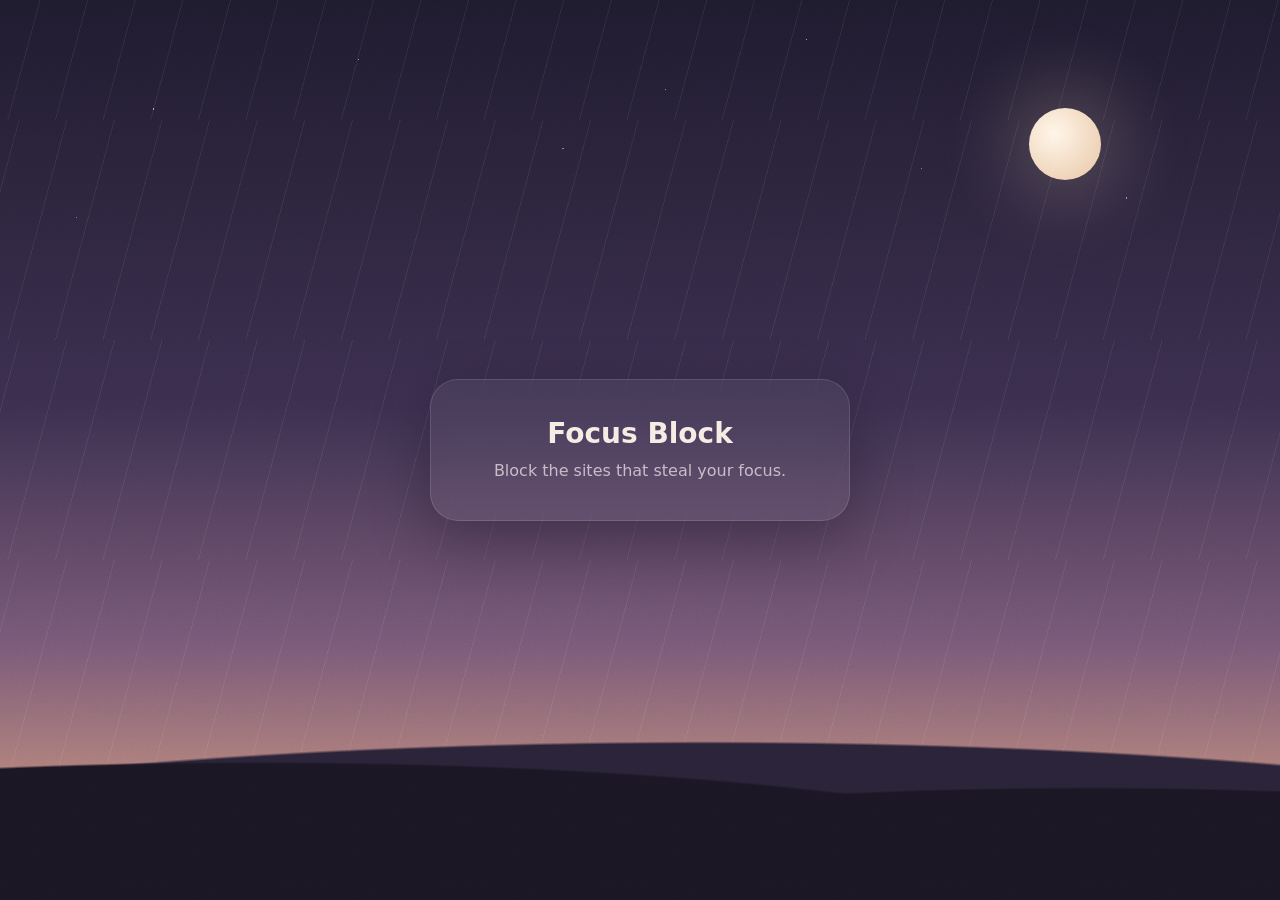
<file: docs/index.html>
<!doctype html>
<html lang="pt-BR">
<head>
  <meta charset="utf-8">
  <meta name="viewport" content="width=device-width, initial-scale=1">
  <title>Focus Block</title>
  <link rel="stylesheet" href="scene.css">
  <style>
    /* Mesmo cenário lofi da extensão (scene.css/scene.js são cópias de extension/). */
    [hidden] { display: none !important; }
    * { box-sizing: border-box; }
    body { margin: 0; min-height: 100vh; display: grid; place-items: center; padding: 24px 16px; overflow: hidden;
           background: var(--sky-top); color: var(--text); text-align: center;
           font: 16px/1.55 ui-rounded, "SF Pro Rounded", "Nunito", "Segoe UI", system-ui, sans-serif; }
    main { max-width: 420px; width: 100%; padding: 36px 28px; border-radius: 28px; background: var(--glass);
           border: 1px solid rgba(255, 255, 255, 0.12); backdrop-filter: blur(14px); -webkit-backdrop-filter: blur(14px);
           box-shadow: 0 20px 60px rgba(10, 6, 20, 0.3); }
    h1 { margin: 0 0 8px; font-size: 28px; line-height: 1.25; }
    p { color: var(--muted); margin: 0; }
    form { display: flex; flex-direction: column; gap: 10px; margin-top: 20px; }
    input { padding: 11px 14px; border: 1px solid var(--field-border); border-radius: 14px; background: var(--field);
            color: var(--text); font: inherit; outline: none; }
    input::placeholder { color: var(--muted); opacity: 0.8; }
    input:focus { border-color: var(--accent); }
    button { padding: 11px 14px; border: 0; border-radius: 14px; background: var(--accent); color: var(--button-fg);
             font: inherit; font-weight: 600; cursor: pointer; }
    button:disabled { opacity: 0.6; cursor: default; }
    .error { color: var(--danger); font-size: 14px; }
  </style>
</head>
<body>
  <div class="sky" aria-hidden="true">
    <div class="stars"></div>
    <div class="orb"></div>
    <div class="clouds"></div>
    <div class="rain"></div>
    <div class="hills"></div>
  </div>

  <main>
    <h1 id="title">Focus Block</h1>
    <p id="text"></p>
    <form id="reset-form" hidden>
      <input id="password" type="password" minlength="6" autocomplete="new-password" required>
      <input id="confirm" type="password" minlength="6" autocomplete="new-password" required>
      <button id="save-btn" type="submit"></button>
      <p id="form-error" class="error" hidden></p>
    </form>
  </main>
  <script src="scene.js"></script>
  <script>
    // Valores públicos do projeto Supabase (os mesmos de extension/config.js).
    const SUPABASE_URL = "https://ibbadpavucorzmjeeawy.supabase.co";
    const SUPABASE_ANON_KEY = "sb_publishable_mxbTG3PDYGahux7ttckBLA_ndXbsFbI";

    const MESSAGES = {
      pt: {
        tagline: "Bloqueie sites que tiram seu foco.",
        checkoutSuccessTitle: "Assinatura confirmada! 🎉",
        checkoutSuccessText: "O Premium já está liberado. Pode fechar esta aba e abrir a extensão.",
        checkoutCancelTitle: "Checkout cancelado",
        checkoutCancelText: "Nenhuma cobrança foi feita. Você pode assinar quando quiser pela extensão.",
        confirmedTitle: "E-mail confirmado! ✅",
        confirmedText: "Abra a extensão Focus Block e clique em Entrar.",
        resetTitle: "Criar nova senha",
        resetText: "Digite sua nova senha abaixo.",
        newPassword: "Nova senha (mín. 6 caracteres)",
        confirmPassword: "Repita a nova senha",
        save: "Salvar nova senha",
        mismatch: "As senhas não são iguais.",
        resetDoneTitle: "Senha alterada! ✅",
        resetDoneText: "Abra a extensão Focus Block e entre com a nova senha.",
        linkErrorTitle: "Link inválido ou expirado",
        linkErrorText: "Peça um novo link pela extensão.",
      },
      en: {
        tagline: "Block the sites that steal your focus.",
        checkoutSuccessTitle: "Subscription confirmed! 🎉",
        checkoutSuccessText: "Premium is now unlocked. You can close this tab and open the extension.",
        checkoutCancelTitle: "Checkout canceled",
        checkoutCancelText: "You were not charged. You can subscribe anytime from the extension.",
        confirmedTitle: "Email confirmed! ✅",
        confirmedText: "Open the Focus Block extension and click Sign in.",
        resetTitle: "Create a new password",
        resetText: "Enter your new password below.",
        newPassword: "New password (min. 6 characters)",
        confirmPassword: "Repeat the new password",
        save: "Save new password",
        mismatch: "The passwords don't match.",
        resetDoneTitle: "Password changed! ✅",
        resetDoneText: "Open the Focus Block extension and sign in with your new password.",
        linkErrorTitle: "Invalid or expired link",
        linkErrorText: "Request a new link from the extension.",
      },
      es: {
        tagline: "Bloquea los sitios que te quitan el foco.",
        checkoutSuccessTitle: "¡Suscripción confirmada! 🎉",
        checkoutSuccessText: "Premium ya está activo. Puedes cerrar esta pestaña y abrir la extensión.",
        checkoutCancelTitle: "Pago cancelado",
        checkoutCancelText: "No se hizo ningún cobro. Puedes suscribirte cuando quieras desde la extensión.",
        confirmedTitle: "¡Correo confirmado! ✅",
        confirmedText: "Abre la extensión Focus Block y haz clic en Iniciar sesión.",
        resetTitle: "Crear nueva contraseña",
        resetText: "Escribe tu nueva contraseña abajo.",
        newPassword: "Nueva contraseña (mín. 6 caracteres)",
        confirmPassword: "Repite la nueva contraseña",
        save: "Guardar nueva contraseña",
        mismatch: "Las contraseñas no coinciden.",
        resetDoneTitle: "¡Contraseña cambiada! ✅",
        resetDoneText: "Abre la extensión Focus Block y entra con tu nueva contraseña.",
        linkErrorTitle: "Enlace inválido o expirado",
        linkErrorText: "Pide un nuevo enlace desde la extensión.",
      },
    };
    const lang = (navigator.language || "en").slice(0, 2);
    const t = MESSAGES[lang] || MESSAGES.en;
    document.documentElement.lang = lang in MESSAGES ? lang : "en";

    const $ = (id) => document.getElementById(id);
    function show(title, text) {
      $("title").textContent = title;
      $("text").textContent = text;
    }

    // Os links de e-mail do Supabase trazem o token no hash (#access_token=...&type=...).
    // Lemos e apagamos da barra de endereço na hora, para o token não ficar no histórico.
    const hash = new URLSearchParams(location.hash.slice(1));
    if (location.hash) history.replaceState(null, "", location.pathname + location.search);
    const checkout = new URLSearchParams(location.search).get("checkout");
    const accessToken = hash.get("access_token");

    show("Focus Block", t.tagline);
    if (hash.get("error") || hash.get("error_code")) {
      show(t.linkErrorTitle, t.linkErrorText);
    } else if (accessToken && hash.get("type") === "recovery") {
      show(t.resetTitle, t.resetText);
      $("password").placeholder = t.newPassword;
      $("confirm").placeholder = t.confirmPassword;
      $("save-btn").textContent = t.save;
      $("reset-form").hidden = false;
      $("reset-form").addEventListener("submit", (event) => resetPassword(event, accessToken));
    } else if (accessToken) {
      show(t.confirmedTitle, t.confirmedText);
    } else if (checkout === "success") {
      show(t.checkoutSuccessTitle, t.checkoutSuccessText);
    } else if (checkout === "cancel") {
      show(t.checkoutCancelTitle, t.checkoutCancelText);
    }

    async function resetPassword(event, token) {
      event.preventDefault();
      const error = $("form-error");
      const password = $("password").value;
      if (password !== $("confirm").value) {
        error.textContent = t.mismatch;
        error.hidden = false;
        return;
      }
      $("save-btn").disabled = true;
      error.hidden = true;
      try {
        const res = await fetch(`${SUPABASE_URL}/auth/v1/user`, {
          method: "PUT",
          headers: { apikey: SUPABASE_ANON_KEY, Authorization: `Bearer ${token}`, "Content-Type": "application/json" },
          body: JSON.stringify({ password }),
        });
        const data = await res.json().catch(() => null);
        if (!res.ok) throw new Error(data?.msg || data?.error_description || data?.message || `Erro ${res.status}`);
        // Encerra a sessão aberta pelo link; o usuário entra de novo pela extensão.
        await fetch(`${SUPABASE_URL}/auth/v1/logout`, {
          method: "POST",
          headers: { apikey: SUPABASE_ANON_KEY, Authorization: `Bearer ${token}` },
        }).catch(() => {});
        $("reset-form").hidden = true;
        show(t.resetDoneTitle, t.resetDoneText);
      } catch (e) {
        error.textContent = e.message;
        error.hidden = false;
        $("save-btn").disabled = false;
      }
    }
  </script>
</body>
</html>
</file>
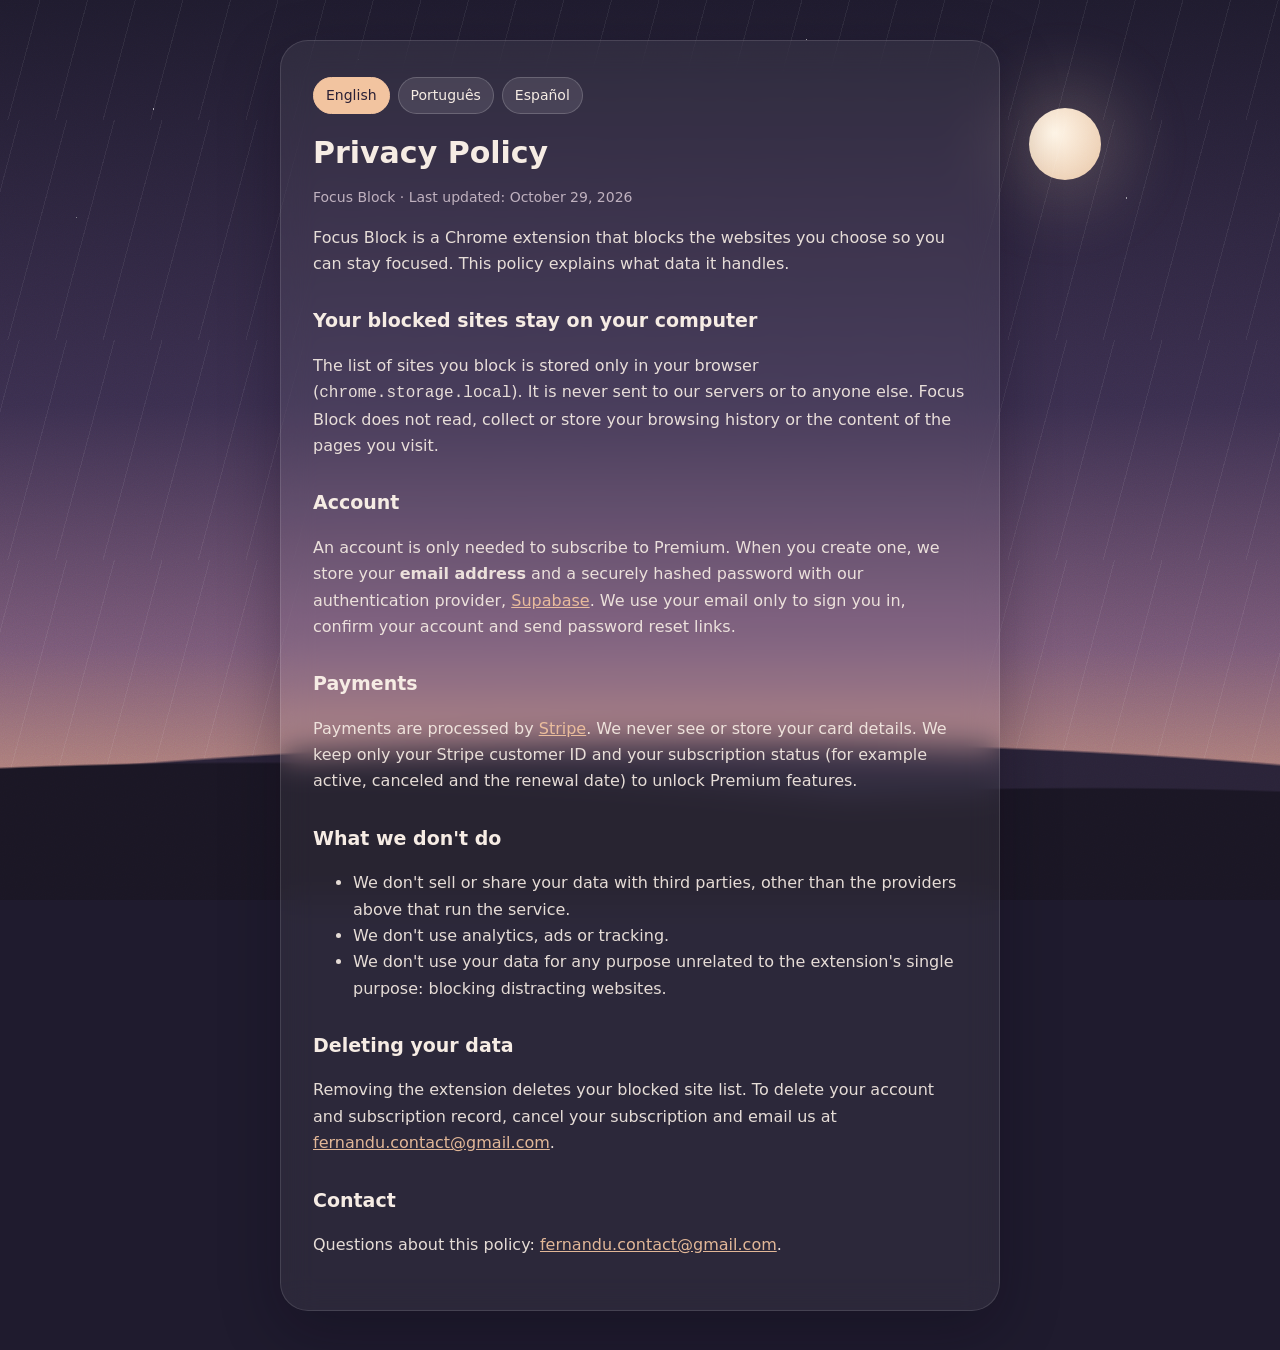
<file: docs/privacy.html>
<!doctype html>
<html lang="en">
<head>
  <meta charset="utf-8">
  <meta name="viewport" content="width=device-width, initial-scale=1">
  <title>Focus Block · Privacy Policy</title>
  <link rel="stylesheet" href="scene.css">
  <style>
    [hidden] { display: none !important; }
    * { box-sizing: border-box; }
    body { margin: 0; min-height: 100vh; padding: 40px 16px; background: var(--sky-top); color: var(--text);
           font: 16px/1.65 ui-rounded, "SF Pro Rounded", "Nunito", "Segoe UI", system-ui, sans-serif; }
    .sky { position: fixed; }
    main { max-width: 720px; margin: 0 auto; padding: 36px 32px; border-radius: 28px; background: var(--glass);
           border: 1px solid rgba(255, 255, 255, 0.12); backdrop-filter: blur(16px); -webkit-backdrop-filter: blur(16px);
           box-shadow: 0 20px 60px rgba(10, 6, 20, 0.3); }
    h1 { margin: 0 0 4px; font-size: 30px; line-height: 1.25; }
    h2 { margin: 28px 0 6px; font-size: 19px; }
    p, li { color: var(--text); opacity: 0.92; }
    .muted { color: var(--muted); font-size: 14px; }
    a { color: var(--accent); }
    nav { display: flex; gap: 8px; margin-bottom: 20px; }
    nav button { padding: 6px 12px; border-radius: 999px; border: 1px solid var(--field-border); background: var(--field);
                 color: var(--text); font: inherit; font-size: 14px; cursor: pointer; }
    nav button[aria-pressed="true"] { background: var(--accent); color: var(--button-fg); border-color: var(--accent); }
  </style>
</head>
<body>
  <div class="sky" aria-hidden="true">
    <div class="stars"></div>
    <div class="orb"></div>
    <div class="clouds"></div>
    <div class="rain"></div>
    <div class="hills"></div>
  </div>

  <main>
    <nav>
      <button type="button" data-lang="en">English</button>
      <button type="button" data-lang="pt">Português</button>
      <button type="button" data-lang="es">Español</button>
    </nav>

    <article lang="en" data-lang="en">
      <h1>Privacy Policy</h1>
      <p class="muted">Focus Block · Last updated: October 29, 2026</p>
      <p>Focus Block is a Chrome extension that blocks the websites you choose so you can stay focused. This policy explains what data it handles.</p>
      <h2>Your blocked sites stay on your computer</h2>
      <p>The list of sites you block is stored only in your browser (<code>chrome.storage.local</code>). It is never sent to our servers or to anyone else. Focus Block does not read, collect or store your browsing history or the content of the pages you visit.</p>
      <h2>Account</h2>
      <p>An account is only needed to subscribe to Premium. When you create one, we store your <strong>email address</strong> and a securely hashed password with our authentication provider, <a href="https://supabase.com/privacy" target="_blank" rel="noopener">Supabase</a>. We use your email only to sign you in, confirm your account and send password reset links.</p>
      <h2>Payments</h2>
      <p>Payments are processed by <a href="https://stripe.com/privacy" target="_blank" rel="noopener">Stripe</a>. We never see or store your card details. We keep only your Stripe customer ID and your subscription status (for example active, canceled and the renewal date) to unlock Premium features.</p>
      <h2>What we don't do</h2>
      <ul>
        <li>We don't sell or share your data with third parties, other than the providers above that run the service.</li>
        <li>We don't use analytics, ads or tracking.</li>
        <li>We don't use your data for any purpose unrelated to the extension's single purpose: blocking distracting websites.</li>
      </ul>
      <h2>Deleting your data</h2>
      <p>Removing the extension deletes your blocked site list. To delete your account and subscription record, cancel your subscription and email us at <a href="mailto:fernandu.contact@gmail.com">fernandu.contact@gmail.com</a>.</p>
      <h2>Contact</h2>
      <p>Questions about this policy: <a href="mailto:fernandu.contact@gmail.com">fernandu.contact@gmail.com</a>.</p>
    </article>

    <article lang="pt-BR" data-lang="pt" hidden>
      <h1>Política de Privacidade</h1>
      <p class="muted">Focus Block · Atualizada em 29 de outubro de 2026</p>
      <p>O Focus Block é uma extensão do Chrome que bloqueia os sites que você escolher para você manter o foco. Esta política explica quais dados ela usa.</p>
      <h2>Seus sites bloqueados ficam no seu computador</h2>
      <p>A lista de sites que você bloqueia fica salva só no seu navegador (<code>chrome.storage.local</code>). Ela nunca é enviada para os nossos servidores nem para ninguém. O Focus Block não lê, coleta nem guarda seu histórico de navegação ou o conteúdo das páginas que você visita.</p>
      <h2>Conta</h2>
      <p>A conta só é necessária para assinar o Premium. Ao criar uma, guardamos seu <strong>e-mail</strong> e uma senha protegida por hash no nosso provedor de autenticação, o <a href="https://supabase.com/privacy" target="_blank" rel="noopener">Supabase</a>. Usamos o e-mail só para você entrar, confirmar a conta e receber links de nova senha.</p>
      <h2>Pagamentos</h2>
      <p>Os pagamentos são processados pelo <a href="https://stripe.com/privacy" target="_blank" rel="noopener">Stripe</a>. Nunca vemos nem guardamos os dados do seu cartão. Guardamos apenas o ID de cliente do Stripe e o status da assinatura (por exemplo ativa, cancelada e a data de renovação) para liberar o Premium.</p>
      <h2>O que não fazemos</h2>
      <ul>
        <li>Não vendemos nem compartilhamos seus dados com terceiros, além dos provedores acima que fazem o serviço funcionar.</li>
        <li>Não usamos analytics, anúncios nem rastreamento.</li>
        <li>Não usamos seus dados para nada fora do propósito único da extensão: bloquear sites que distraem.</li>
      </ul>
      <h2>Excluir seus dados</h2>
      <p>Remover a extensão apaga sua lista de sites. Para excluir sua conta e o registro da assinatura, cancele a assinatura e envie um e-mail para <a href="mailto:fernandu.contact@gmail.com">fernandu.contact@gmail.com</a>.</p>
      <h2>Contato</h2>
      <p>Dúvidas sobre esta política: <a href="mailto:fernandu.contact@gmail.com">fernandu.contact@gmail.com</a>.</p>
    </article>

    <article lang="es" data-lang="es" hidden>
      <h1>Política de Privacidad</h1>
      <p class="muted">Focus Block · Actualizada el 29 de octubre de 2026</p>
      <p>Focus Block es una extensión de Chrome que bloquea los sitios que elijas para que mantengas el foco. Esta política explica qué datos utiliza.</p>
      <h2>Tus sitios bloqueados se quedan en tu computadora</h2>
      <p>La lista de sitios que bloqueas se guarda solo en tu navegador (<code>chrome.storage.local</code>). Nunca se envía a nuestros servidores ni a nadie. Focus Block no lee, recopila ni guarda tu historial de navegación ni el contenido de las páginas que visitas.</p>
      <h2>Cuenta</h2>
      <p>La cuenta solo es necesaria para suscribirte a Premium. Al crearla, guardamos tu <strong>correo electrónico</strong> y una contraseña protegida con hash en nuestro proveedor de autenticación, <a href="https://supabase.com/privacy" target="_blank" rel="noopener">Supabase</a>. Usamos el correo solo para iniciar sesión, confirmar la cuenta y enviar enlaces para cambiar la contraseña.</p>
      <h2>Pagos</h2>
      <p>Los pagos los procesa <a href="https://stripe.com/privacy" target="_blank" rel="noopener">Stripe</a>. Nunca vemos ni guardamos los datos de tu tarjeta. Solo guardamos tu ID de cliente de Stripe y el estado de la suscripción (por ejemplo activa, cancelada y la fecha de renovación) para activar Premium.</p>
      <h2>Lo que no hacemos</h2>
      <ul>
        <li>No vendemos ni compartimos tus datos con terceros, salvo los proveedores mencionados que hacen funcionar el servicio.</li>
        <li>No usamos analítica, anuncios ni rastreo.</li>
        <li>No usamos tus datos para nada ajeno al propósito único de la extensión: bloquear sitios que distraen.</li>
      </ul>
      <h2>Eliminar tus datos</h2>
      <p>Quitar la extensión borra tu lista de sitios. Para eliminar tu cuenta y el registro de la suscripción, cancela la suscripción y escríbenos a <a href="mailto:fernandu.contact@gmail.com">fernandu.contact@gmail.com</a>.</p>
      <h2>Contacto</h2>
      <p>Preguntas sobre esta política: <a href="mailto:fernandu.contact@gmail.com">fernandu.contact@gmail.com</a>.</p>
    </article>
  </main>

  <script src="scene.js"></script>
  <script>
    // Idioma: ?lang=en|pt|es, senão o do navegador.
    const wanted = new URLSearchParams(location.search).get("lang") || (navigator.language || "en").slice(0, 2);
    function setLang(lang) {
      if (!["en", "pt", "es"].includes(lang)) lang = "en";
      document.querySelectorAll("article").forEach((a) => (a.hidden = a.dataset.lang !== lang));
      document.querySelectorAll("nav button").forEach((b) => b.setAttribute("aria-pressed", String(b.dataset.lang === lang)));
      document.documentElement.lang = document.querySelector(`article[data-lang="${lang}"]`).lang;
    }
    document.querySelectorAll("nav button").forEach((b) => b.addEventListener("click", () => setLang(b.dataset.lang)));
    setLang(wanted);
  </script>
</body>
</html>
</file>
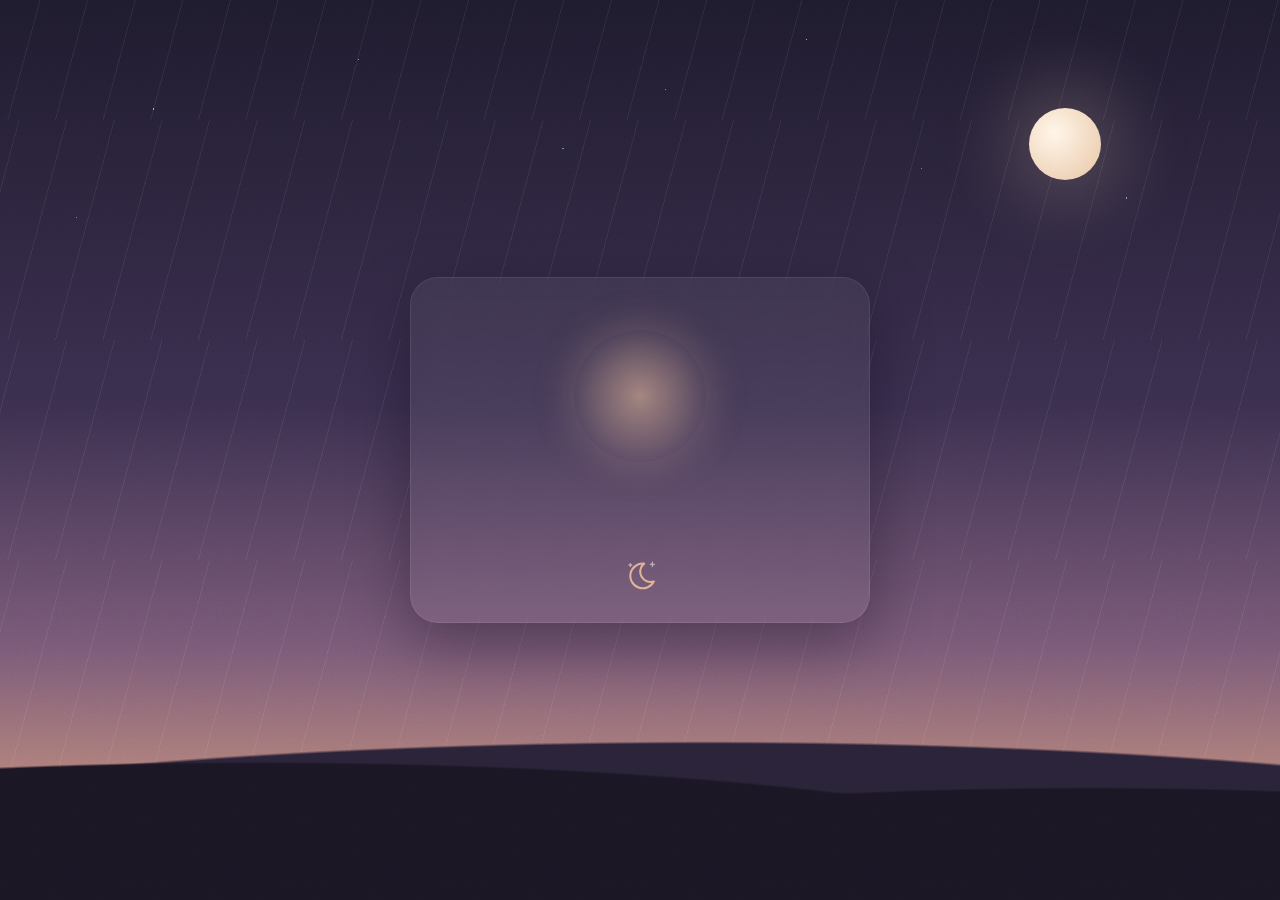
<file: extension/blocked.html>
<!doctype html>
<html>
<head>
  <meta charset="utf-8">
  <meta name="viewport" content="width=device-width, initial-scale=1">
  <title>Focus Block</title>
  <link rel="stylesheet" href="scene.css">
  <link rel="stylesheet" href="blocked.css">
</head>
<body>
  <div class="sky" aria-hidden="true">
    <div class="stars"></div>
    <div class="orb"></div>
    <div class="clouds"></div>
    <div class="rain"></div>
    <div class="hills"></div>
  </div>

  <main>
    <p id="clock" class="clock"></p>

    <div class="breath" aria-hidden="true">
      <div class="breath-circle"></div>
      <span id="breath-label" class="breath-label"></span>
    </div>

    <h1 id="heading"></h1>
    <p class="site-line"><span id="site" class="site"></span> <span id="is-blocked"></span></p>
    <p id="quote" class="quote"></p>

    <!-- Um ícone por cena: café no amanhecer, planta de dia, fones à tarde, lua à noite. -->
    <svg class="scene-icon icon-dawn" viewBox="0 0 64 64" aria-hidden="true">
      <path class="steam s1" d="M24 18c-3-4 3-6 0-10" />
      <path class="steam s2" d="M32 18c-3-4 3-6 0-10" />
      <path class="steam s3" d="M40 18c-3-4 3-6 0-10" />
      <path class="line" d="M16 24h32v16a12 12 0 0 1-12 12h-8a12 12 0 0 1-12-12z" />
      <path class="line" d="M48 28h4a6 6 0 0 1 0 12h-4" />
    </svg>
    <svg class="scene-icon icon-day" viewBox="0 0 64 64" aria-hidden="true">
      <g class="sway">
        <path class="line" d="M32 40V22" />
        <path class="line" d="M32 30c-8 0-12-6-12-12 7 0 12 5 12 12z" />
        <path class="line" d="M32 26c0-8 5-13 13-13 0 8-5 13-13 13z" />
      </g>
      <path class="line" d="M20 40h24l-3 16H23z" />
    </svg>
    <svg class="scene-icon icon-afternoon" viewBox="0 0 64 64" aria-hidden="true">
      <path class="line" d="M14 40v-6a18 18 0 0 1 36 0v6" />
      <rect class="line" x="12" y="38" width="9" height="14" rx="4" />
      <rect class="line" x="43" y="38" width="9" height="14" rx="4" />
      <path class="note" d="M30 16v-6l6-2v6" />
    </svg>
    <svg class="scene-icon icon-night" viewBox="0 0 64 64" aria-hidden="true">
      <path class="line" d="M38 14a18 18 0 1 0 14 26 15 15 0 0 1-14-26z" />
      <path class="twinkle t1" d="M50 12v6M47 15h6" />
      <path class="twinkle t2" d="M18 14v4M16 16h4" />
    </svg>
  </main>

  <script src="scene.js"></script>
  <script src="blocked.js"></script>
</body>
</html>
</file>
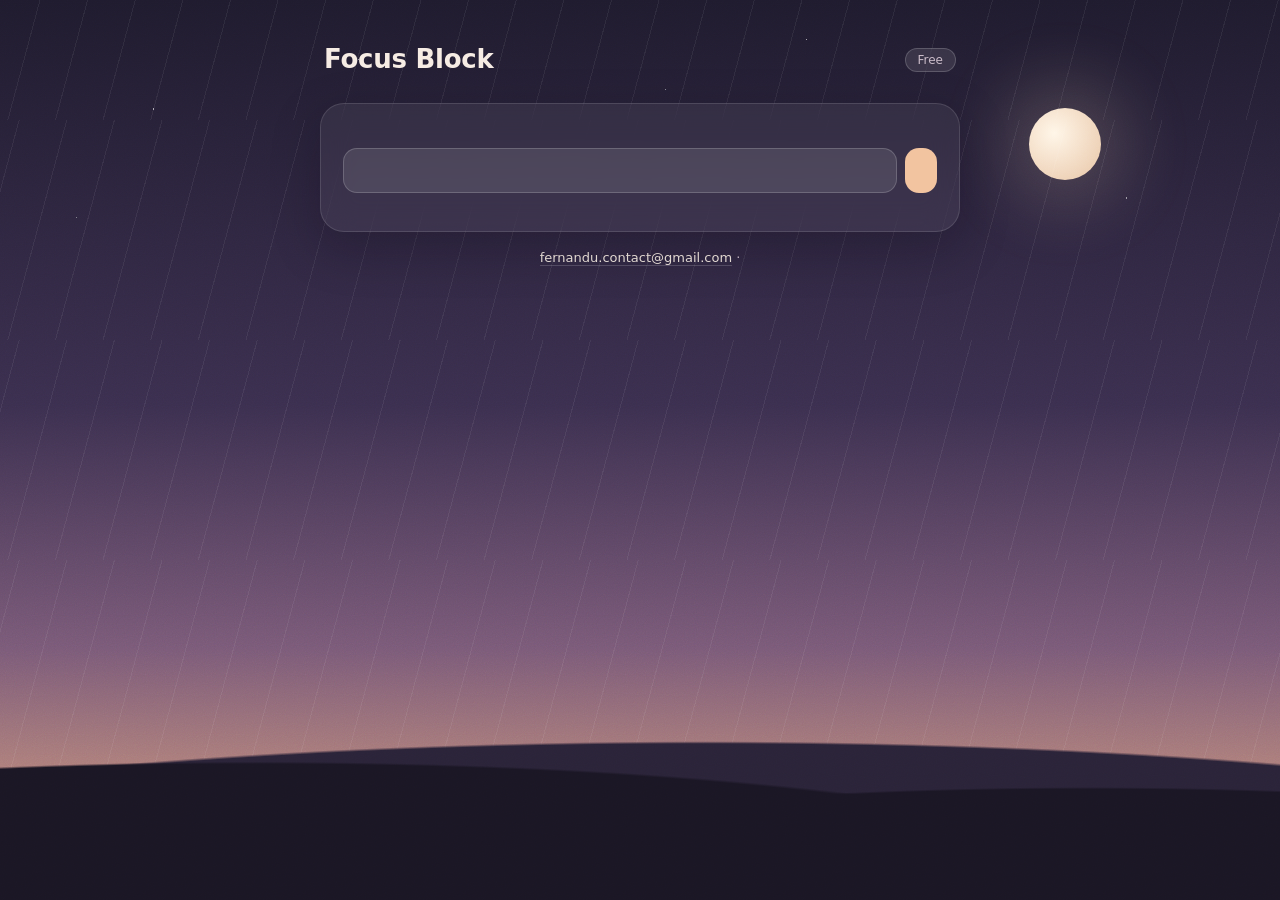
<file: extension/options.html>
<!doctype html>
<html>
<head>
  <meta charset="utf-8">
  <meta name="viewport" content="width=device-width, initial-scale=1">
  <title>Focus Block</title>
  <link rel="stylesheet" href="scene.css">
  <link rel="stylesheet" href="options.css">
</head>
<body>
  <div class="sky" aria-hidden="true">
    <div class="stars"></div>
    <div class="orb"></div>
    <div class="clouds"></div>
    <div class="rain"></div>
    <div class="hills"></div>
  </div>

  <main>
    <header>
      <h1>Focus Block</h1>
      <span id="plan-badge" class="badge">Free</span>
    </header>

    <section>
      <div class="section-header">
        <h2 data-i18n="blockedSites"></h2>
        <span id="limit-info" class="muted"></span>
      </div>

      <form id="add-form">
        <input id="site-input" type="text" data-i18n-placeholder="addSitePlaceholder" autocomplete="off" required>
        <button type="submit" data-i18n="block"></button>
      </form>
      <p id="message" class="error" hidden></p>

      <input id="search-input" class="search" type="search" data-i18n-placeholder="searchSites" autocomplete="off" hidden>
      <ul id="site-list"></ul>
      <p id="no-results" class="muted" data-i18n="noResults" hidden></p>
      <p id="empty-list" class="muted" data-i18n="emptyListTip" hidden></p>
    </section>

    <section id="upsell" class="card" hidden>
      <div>
        <strong data-i18n="upsellTitle"></strong>
        <p class="muted" data-i18n="upsellTextOptions"></p>
      </div>
    </section>

    <footer class="footer">
      <span data-i18n="contactDev"></span>
      <a href="mailto:fernandu.contact@gmail.com">fernandu.contact@gmail.com</a>
      <span aria-hidden="true">·</span>
      <a href="https://fernanduandrade.github.io/focus-mode/privacy.html" target="_blank" rel="noopener" data-i18n="privacyPolicy"></a>
    </footer>
  </main>

  <template id="site-item">
    <li>
      <img class="favicon" alt="" width="20" height="20">
      <span class="domain"></span>
      <input class="edit-input" type="text" hidden>
      <span class="tag" data-i18n="inactive" hidden></span>
      <div class="actions">
        <button type="button" class="secondary edit-btn" data-i18n="replace"></button>
        <button type="button" class="secondary save-btn" data-i18n="save" hidden></button>
        <button type="button" class="link cancel-btn" data-i18n="cancel" hidden></button>
        <button type="button" class="danger remove-btn" data-i18n="remove"></button>
      </div>
    </li>
  </template>

  <script src="scene.js"></script>
  <script type="module" src="options.js"></script>
</body>
</html>
</file>
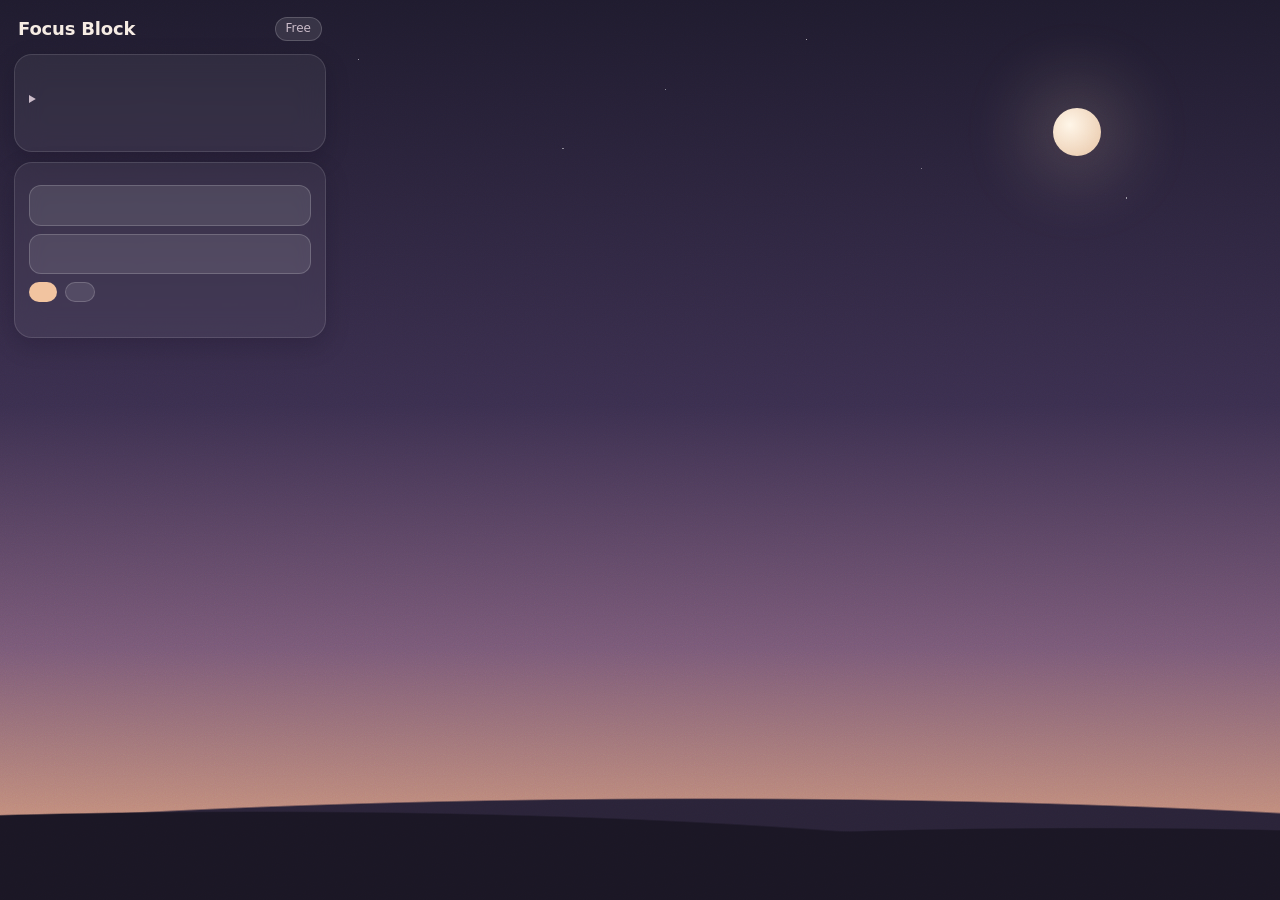
<file: extension/popup.html>
<!doctype html>
<html>
<head>
  <meta charset="utf-8">
  <title>Focus Block</title>
  <link rel="stylesheet" href="scene.css">
  <link rel="stylesheet" href="popup.css">
</head>
<body>
  <div class="sky" aria-hidden="true">
    <div class="stars"></div>
    <div class="orb"></div>
    <div class="clouds"></div>
    <div class="rain"></div>
    <div class="hills"></div>
  </div>

  <header>
    <h1>Focus Block</h1>
    <span id="plan-badge" class="badge">Free</span>
  </header>

  <section id="current" class="card" hidden>
    <p class="muted" data-i18n="currentSite"></p>
    <div class="current-row">
      <img id="current-icon" alt="" width="20" height="20" hidden>
      <strong id="current-domain"></strong>
    </div>
    <button id="block-current-btn" type="button" class="wide" data-i18n="blockThisSite"></button>
    <p id="current-blocked" class="muted" data-i18n="alreadyBlockedCurrent" hidden></p>
  </section>

  <section>
    <div class="list-header">
      <h2 data-i18n="blockedSites"></h2>
      <span id="limit-info" class="muted"></span>
    </div>
    <ul id="site-list"></ul>
    <p id="empty-list" class="muted" data-i18n="emptyList" hidden></p>
    <p id="site-error" class="error" hidden></p>
    <details id="manual-add">
      <summary data-i18n="addOtherSite"></summary>
      <form id="add-form">
        <input id="site-input" type="text" data-i18n-placeholder="sitePlaceholder" autocomplete="off" required>
        <button type="submit" data-i18n="block"></button>
      </form>
    </details>
    <button id="options-btn" type="button" class="link" data-i18n="manageSites"></button>
  </section>

  <section id="upsell" class="card" hidden>
    <strong data-i18n="upsellTitle"></strong>
    <p class="muted" data-i18n="upsellText"></p>
    <button id="subscribe-btn" type="button" data-i18n="subscribe"></button>
  </section>

  <section id="account">
    <div id="logged-out">
      <h2 data-i18n="account"></h2>
      <form id="auth-form">
        <input id="email" type="email" data-i18n-placeholder="emailPlaceholder" autocomplete="email" required>
        <input id="password" type="password" data-i18n-placeholder="passwordPlaceholder" minlength="6" autocomplete="current-password" required>
        <div class="row">
          <button type="submit" data-action="signin" data-i18n="signIn"></button>
          <button type="submit" data-action="signup" class="secondary" data-i18n="signUp"></button>
        </div>
      </form>
      <button id="forgot-btn" type="button" class="link" data-i18n="forgotPassword"></button>
      <p id="auth-message" class="muted" hidden></p>
    </div>

    <div id="logged-in" hidden>
      <h2 data-i18n="account"></h2>
      <p><span id="user-email"></span></p>
      <p id="plan-detail" class="muted"></p>
      <div class="row">
        <button id="manage-btn" type="button" class="secondary" data-i18n="manageSubscription" hidden></button>
        <button id="refresh-btn" type="button" class="secondary" data-i18n="refreshStatus"></button>
        <button id="signout-btn" type="button" class="link" data-i18n="signOut"></button>
      </div>
    </div>
  </section>

  <script src="scene.js"></script>
  <script type="module" src="popup.js"></script>
</body>
</html>
</file>
<file: docs/scene.css>
/* Cenário lofi compartilhado (tela de bloqueio, popup e configurações).
   A cena muda pelo horário em body[data-time]: dawn, day, afternoon e night (padrão).
   scene.js escolhe a cena; cada página só inclui <div class="sky"> com as camadas. */
:root {
  --sky-top: #1f1b2e;
  --sky-mid: #3b2f4f;
  --sky-low: #7a5a78;
  --horizon: #e6a77f;
  --hill-far: #2a2338;
  --hill-near: #1a1624;
  --text: #f6ece4;
  --muted: #cbbcc9;
  --accent: #f2c4a0;
  --glass: rgba(255, 255, 255, 0.06);
  --orb-top: 12%;
  --orb-left: auto;
  --orb-right: 14%;
  --orb-size: 72px;
  --orb-core: #fff6e8;
  --orb-edge: #e8c4a4;
  --orb-glow: rgba(255, 226, 196, 0.18);
  --orb-blur: 0px;
  --stars: 1;
  --rain: 0.12;
  --clouds: 0;
  --cloud-color: 255, 255, 255;
  --button-fg: #2a2035;
  --danger: #ffb4a8;
  --field: rgba(255, 255, 255, 0.1);
  --field-border: rgba(255, 255, 255, 0.18);
}

/* Amanhecer nublado: céu cinza-rosado, sol pálido atrás das nuvens, névoa nas colinas. */
body[data-time="dawn"] {
  --sky-top: #7f8aa3;
  --sky-mid: #b3adbf;
  --sky-low: #e3c6c0;
  --horizon: #f6d9c2;
  --hill-far: #8a8aa0;
  --hill-near: #61647c;
  --text: #fffaf5;
  --muted: #f3e8ec;
  --accent: #ffe1c4;
  --glass: rgba(50, 48, 72, 0.3);
  --orb-top: 52%;
  --orb-left: 18%;
  --orb-right: auto;
  --orb-size: 90px;
  --orb-core: #fff4e2;
  --orb-edge: #f8d6bd;
  --orb-glow: rgba(255, 236, 214, 0.35);
  --orb-blur: 3px;
  --stars: 0;
  --rain: 0.05;
  --clouds: 0.85;
  --cloud-color: 236, 232, 240;
}

/* Dia: céu azul, sol alto, nuvens leves passando, colinas verdes. */
body[data-time="day"] {
  --sky-top: #4f93cf;
  --sky-mid: #82bbe6;
  --sky-low: #bfe0f2;
  --horizon: #e6f2e6;
  --hill-far: #79a284;
  --hill-near: #4e7a5e;
  --text: #ffffff;
  --muted: #eef6fb;
  --accent: #ffe08a;
  --glass: rgba(24, 52, 86, 0.3);
  --orb-top: 11%;
  --orb-right: 16%;
  --orb-size: 78px;
  --orb-core: #fffbe6;
  --orb-edge: #ffe69a;
  --orb-glow: rgba(255, 236, 150, 0.45);
  --stars: 0;
  --rain: 0;
  --clouds: 0.95;
  --cloud-color: 255, 255, 255;
}

/* Tarde: pôr do sol dourado, sol grande perto do horizonte. */
body[data-time="afternoon"] {
  --sky-top: #3d4677;
  --sky-mid: #a5628a;
  --sky-low: #ee9568;
  --horizon: #ffcb7a;
  --hill-far: #5c3b5f;
  --hill-near: #36223d;
  --text: #fff6ec;
  --muted: #fbe1d6;
  --accent: #ffd59e;
  --glass: rgba(48, 22, 48, 0.25);
  --orb-top: 54%;
  --orb-right: 22%;
  --orb-size: 110px;
  --orb-core: #fff0c9;
  --orb-edge: #ffb067;
  --orb-glow: rgba(255, 176, 103, 0.4);
  --stars: 0;
  --rain: 0;
  --clouds: 0.45;
  --cloud-color: 255, 205, 180;
}

/* ---------- Cenário ---------- */

.sky {
  position: fixed;
  inset: 0;
  z-index: -1;
  background: linear-gradient(180deg, var(--sky-top) 0%, var(--sky-mid) 45%, var(--sky-low) 72%, var(--horizon) 100%);
}

/* Granulado suave, como foto de filme. */
.sky::after {
  content: "";
  position: absolute;
  inset: 0;
  opacity: 0.12;
  mix-blend-mode: overlay;
  background-image: url("data:image/svg+xml,%3Csvg xmlns='http://www.w3.org/2000/svg' width='160' height='160'%3E%3Cfilter id='n'%3E%3CfeTurbulence type='fractalNoise' baseFrequency='0.9' numOctaves='2' stitchTiles='stitch'/%3E%3C/filter%3E%3Crect width='100%25' height='100%25' filter='url(%23n)'/%3E%3C/svg%3E");
}

.orb {
  position: absolute;
  top: var(--orb-top);
  left: var(--orb-left);
  right: var(--orb-right);
  width: var(--orb-size);
  height: var(--orb-size);
  border-radius: 50%;
  background: radial-gradient(circle at 35% 35%, var(--orb-core), var(--orb-edge));
  box-shadow: 0 0 70px 24px var(--orb-glow);
  filter: blur(var(--orb-blur));
}

.clouds {
  position: absolute;
  inset: 0 -50% 30% 0;
  opacity: var(--clouds);
  background-image:
    radial-gradient(60px 26px at 8% 18%, rgba(var(--cloud-color), 0.9) 60%, transparent 70%),
    radial-gradient(90px 34px at 13% 16%, rgba(var(--cloud-color), 0.8) 60%, transparent 70%),
    radial-gradient(120px 40px at 34% 32%, rgba(var(--cloud-color), 0.75) 60%, transparent 70%),
    radial-gradient(80px 28px at 40% 29%, rgba(var(--cloud-color), 0.85) 60%, transparent 70%),
    radial-gradient(110px 36px at 58% 12%, rgba(var(--cloud-color), 0.7) 60%, transparent 70%),
    radial-gradient(140px 44px at 76% 40%, rgba(var(--cloud-color), 0.65) 60%, transparent 70%),
    radial-gradient(70px 24px at 82% 37%, rgba(var(--cloud-color), 0.8) 60%, transparent 70%),
    radial-gradient(100px 32px at 94% 20%, rgba(var(--cloud-color), 0.7) 60%, transparent 70%);
  filter: blur(4px);
  animation: drift 140s linear infinite alternate;
}

.stars {
  position: absolute;
  inset: 0 0 45% 0;
  opacity: var(--stars);
  background-image:
    radial-gradient(1.5px 1.5px at 12% 22%, #fff9 50%, transparent 51%),
    radial-gradient(1px 1px at 28% 12%, #fff8 50%, transparent 51%),
    radial-gradient(1.5px 1.5px at 44% 30%, #fff7 50%, transparent 51%),
    radial-gradient(1px 1px at 63% 8%, #fff9 50%, transparent 51%),
    radial-gradient(1px 1px at 72% 34%, #fff6 50%, transparent 51%),
    radial-gradient(1.5px 1.5px at 88% 40%, #fff8 50%, transparent 51%),
    radial-gradient(1px 1px at 6% 44%, #fff6 50%, transparent 51%),
    radial-gradient(1px 1px at 52% 18%, #fff7 50%, transparent 51%);
  animation: twinkle 6s ease-in-out infinite alternate;
}
body:not([data-time="night"]) .stars { display: none; }

/* Amanhecer nublado: mais nuvens, garoa leve e névoa sobre as colinas. */
body[data-time="dawn"] .clouds { background-size: 45% 100%; filter: blur(7px); }
body[data-time="dawn"] .hills { filter: blur(1.5px); }
body[data-time="dawn"] .sky::before {
  content: "";
  position: absolute;
  inset: 0;
  background: linear-gradient(180deg, rgba(200, 200, 215, 0.35), transparent 55%, rgba(255, 240, 235, 0.25) 85%);
}

.rain {
  position: absolute;
  inset: -100px 0 0 0;
  opacity: var(--rain);
  background-image: repeating-linear-gradient(105deg, transparent 0 18px, rgba(255, 255, 255, 0.5) 18px 19px, transparent 19px 46px);
  background-size: 100% 220px;
  animation: rain 1.6s linear infinite;
}

.hills {
  position: absolute;
  inset: auto 0 0 0;
  height: 28%;
  background:
    radial-gradient(120% 90% at 20% 100%, var(--hill-near) 60%, transparent 61%),
    radial-gradient(110% 80% at 85% 100%, var(--hill-near) 55%, transparent 56%),
    radial-gradient(140% 100% at 55% 100%, var(--hill-far) 62%, transparent 63%);
}

@keyframes rain {
  to { transform: translateY(220px); }
}

@keyframes drift {
  to { transform: translateX(-30%); }
}

@keyframes twinkle {
  from { opacity: 0.6; }
  to { opacity: 1; }
}

@media (prefers-reduced-motion: reduce) {
  .rain, .stars, .clouds { animation: none; }
}
</file>
<file: extension/scene.css>
/* Cenário lofi compartilhado (tela de bloqueio, popup e configurações).
   A cena muda pelo horário em body[data-time]: dawn, day, afternoon e night (padrão).
   scene.js escolhe a cena; cada página só inclui <div class="sky"> com as camadas. */
:root {
  --sky-top: #1f1b2e;
  --sky-mid: #3b2f4f;
  --sky-low: #7a5a78;
  --horizon: #e6a77f;
  --hill-far: #2a2338;
  --hill-near: #1a1624;
  --text: #f6ece4;
  --muted: #cbbcc9;
  --accent: #f2c4a0;
  --glass: rgba(255, 255, 255, 0.06);
  --orb-top: 12%;
  --orb-left: auto;
  --orb-right: 14%;
  --orb-size: 72px;
  --orb-core: #fff6e8;
  --orb-edge: #e8c4a4;
  --orb-glow: rgba(255, 226, 196, 0.18);
  --orb-blur: 0px;
  --stars: 1;
  --rain: 0.12;
  --clouds: 0;
  --cloud-color: 255, 255, 255;
  --button-fg: #2a2035;
  --danger: #ffb4a8;
  --field: rgba(255, 255, 255, 0.1);
  --field-border: rgba(255, 255, 255, 0.18);
}

/* Amanhecer nublado: céu cinza-rosado, sol pálido atrás das nuvens, névoa nas colinas. */
body[data-time="dawn"] {
  --sky-top: #7f8aa3;
  --sky-mid: #b3adbf;
  --sky-low: #e3c6c0;
  --horizon: #f6d9c2;
  --hill-far: #8a8aa0;
  --hill-near: #61647c;
  --text: #fffaf5;
  --muted: #f3e8ec;
  --accent: #ffe1c4;
  --glass: rgba(50, 48, 72, 0.3);
  --orb-top: 52%;
  --orb-left: 18%;
  --orb-right: auto;
  --orb-size: 90px;
  --orb-core: #fff4e2;
  --orb-edge: #f8d6bd;
  --orb-glow: rgba(255, 236, 214, 0.35);
  --orb-blur: 3px;
  --stars: 0;
  --rain: 0.05;
  --clouds: 0.85;
  --cloud-color: 236, 232, 240;
}

/* Dia: céu azul, sol alto, nuvens leves passando, colinas verdes. */
body[data-time="day"] {
  --sky-top: #4f93cf;
  --sky-mid: #82bbe6;
  --sky-low: #bfe0f2;
  --horizon: #e6f2e6;
  --hill-far: #79a284;
  --hill-near: #4e7a5e;
  --text: #ffffff;
  --muted: #eef6fb;
  --accent: #ffe08a;
  --glass: rgba(24, 52, 86, 0.3);
  --orb-top: 11%;
  --orb-right: 16%;
  --orb-size: 78px;
  --orb-core: #fffbe6;
  --orb-edge: #ffe69a;
  --orb-glow: rgba(255, 236, 150, 0.45);
  --stars: 0;
  --rain: 0;
  --clouds: 0.95;
  --cloud-color: 255, 255, 255;
}

/* Tarde: pôr do sol dourado, sol grande perto do horizonte. */
body[data-time="afternoon"] {
  --sky-top: #3d4677;
  --sky-mid: #a5628a;
  --sky-low: #ee9568;
  --horizon: #ffcb7a;
  --hill-far: #5c3b5f;
  --hill-near: #36223d;
  --text: #fff6ec;
  --muted: #fbe1d6;
  --accent: #ffd59e;
  --glass: rgba(48, 22, 48, 0.25);
  --orb-top: 54%;
  --orb-right: 22%;
  --orb-size: 110px;
  --orb-core: #fff0c9;
  --orb-edge: #ffb067;
  --orb-glow: rgba(255, 176, 103, 0.4);
  --stars: 0;
  --rain: 0;
  --clouds: 0.45;
  --cloud-color: 255, 205, 180;
}

/* ---------- Cenário ---------- */

.sky {
  position: fixed;
  inset: 0;
  z-index: -1;
  background: linear-gradient(180deg, var(--sky-top) 0%, var(--sky-mid) 45%, var(--sky-low) 72%, var(--horizon) 100%);
}

/* Granulado suave, como foto de filme. */
.sky::after {
  content: "";
  position: absolute;
  inset: 0;
  opacity: 0.12;
  mix-blend-mode: overlay;
  background-image: url("data:image/svg+xml,%3Csvg xmlns='http://www.w3.org/2000/svg' width='160' height='160'%3E%3Cfilter id='n'%3E%3CfeTurbulence type='fractalNoise' baseFrequency='0.9' numOctaves='2' stitchTiles='stitch'/%3E%3C/filter%3E%3Crect width='100%25' height='100%25' filter='url(%23n)'/%3E%3C/svg%3E");
}

.orb {
  position: absolute;
  top: var(--orb-top);
  left: var(--orb-left);
  right: var(--orb-right);
  width: var(--orb-size);
  height: var(--orb-size);
  border-radius: 50%;
  background: radial-gradient(circle at 35% 35%, var(--orb-core), var(--orb-edge));
  box-shadow: 0 0 70px 24px var(--orb-glow);
  filter: blur(var(--orb-blur));
}

.clouds {
  position: absolute;
  inset: 0 -50% 30% 0;
  opacity: var(--clouds);
  background-image:
    radial-gradient(60px 26px at 8% 18%, rgba(var(--cloud-color), 0.9) 60%, transparent 70%),
    radial-gradient(90px 34px at 13% 16%, rgba(var(--cloud-color), 0.8) 60%, transparent 70%),
    radial-gradient(120px 40px at 34% 32%, rgba(var(--cloud-color), 0.75) 60%, transparent 70%),
    radial-gradient(80px 28px at 40% 29%, rgba(var(--cloud-color), 0.85) 60%, transparent 70%),
    radial-gradient(110px 36px at 58% 12%, rgba(var(--cloud-color), 0.7) 60%, transparent 70%),
    radial-gradient(140px 44px at 76% 40%, rgba(var(--cloud-color), 0.65) 60%, transparent 70%),
    radial-gradient(70px 24px at 82% 37%, rgba(var(--cloud-color), 0.8) 60%, transparent 70%),
    radial-gradient(100px 32px at 94% 20%, rgba(var(--cloud-color), 0.7) 60%, transparent 70%);
  filter: blur(4px);
  animation: drift 140s linear infinite alternate;
}

.stars {
  position: absolute;
  inset: 0 0 45% 0;
  opacity: var(--stars);
  background-image:
    radial-gradient(1.5px 1.5px at 12% 22%, #fff9 50%, transparent 51%),
    radial-gradient(1px 1px at 28% 12%, #fff8 50%, transparent 51%),
    radial-gradient(1.5px 1.5px at 44% 30%, #fff7 50%, transparent 51%),
    radial-gradient(1px 1px at 63% 8%, #fff9 50%, transparent 51%),
    radial-gradient(1px 1px at 72% 34%, #fff6 50%, transparent 51%),
    radial-gradient(1.5px 1.5px at 88% 40%, #fff8 50%, transparent 51%),
    radial-gradient(1px 1px at 6% 44%, #fff6 50%, transparent 51%),
    radial-gradient(1px 1px at 52% 18%, #fff7 50%, transparent 51%);
  animation: twinkle 6s ease-in-out infinite alternate;
}
body:not([data-time="night"]) .stars { display: none; }

/* Amanhecer nublado: mais nuvens, garoa leve e névoa sobre as colinas. */
body[data-time="dawn"] .clouds { background-size: 45% 100%; filter: blur(7px); }
body[data-time="dawn"] .hills { filter: blur(1.5px); }
body[data-time="dawn"] .sky::before {
  content: "";
  position: absolute;
  inset: 0;
  background: linear-gradient(180deg, rgba(200, 200, 215, 0.35), transparent 55%, rgba(255, 240, 235, 0.25) 85%);
}

.rain {
  position: absolute;
  inset: -100px 0 0 0;
  opacity: var(--rain);
  background-image: repeating-linear-gradient(105deg, transparent 0 18px, rgba(255, 255, 255, 0.5) 18px 19px, transparent 19px 46px);
  background-size: 100% 220px;
  animation: rain 1.6s linear infinite;
}

.hills {
  position: absolute;
  inset: auto 0 0 0;
  height: 28%;
  background:
    radial-gradient(120% 90% at 20% 100%, var(--hill-near) 60%, transparent 61%),
    radial-gradient(110% 80% at 85% 100%, var(--hill-near) 55%, transparent 56%),
    radial-gradient(140% 100% at 55% 100%, var(--hill-far) 62%, transparent 63%);
}

@keyframes rain {
  to { transform: translateY(220px); }
}

@keyframes drift {
  to { transform: translateX(-30%); }
}

@keyframes twinkle {
  from { opacity: 0.6; }
  to { opacity: 1; }
}

@media (prefers-reduced-motion: reduce) {
  .rain, .stars, .clouds { animation: none; }
}

/* Janela de confirmação (lib/confirm.js) */
.confirm-overlay {
  position: fixed;
  inset: 0;
  z-index: 100;
  display: flex;
  align-items: center;
  justify-content: center;
  padding: 16px;
  background: rgba(10, 6, 20, 0.35);
  backdrop-filter: blur(4px);
  -webkit-backdrop-filter: blur(4px);
  animation: confirm-fade 0.15s ease-out;
}
.confirm-card {
  width: 100%;
  max-width: 340px;
  padding: 18px;
  border-radius: 20px;
  background: var(--glass);
  border: 1px solid rgba(255, 255, 255, 0.14);
  backdrop-filter: blur(18px);
  -webkit-backdrop-filter: blur(18px);
  box-shadow: 0 20px 60px rgba(10, 6, 20, 0.4);
  color: var(--text);
}
.confirm-message { margin: 0 0 16px; line-height: 1.45; word-break: break-word; }
.confirm-actions { display: flex; justify-content: flex-end; gap: 8px; }
.confirm-actions .confirm-ok { background: var(--danger); color: #2a1212; }
@keyframes confirm-fade { from { opacity: 0; } }
</file>
<file: extension/blocked.css>
/* Tela de bloqueio: card de vidro, respiração guiada e ícone da cena. Cores em scene.css. */

* { box-sizing: border-box; }

html, body { height: 100%; }

body {
  margin: 0;
  min-height: 100vh;
  display: grid;
  place-items: center;
  padding: 24px 16px;
  overflow: hidden;
  color: var(--text);
  background: var(--sky-top);
  font: 17px/1.6 ui-rounded, "SF Pro Rounded", "Nunito", "Segoe UI", system-ui, sans-serif;
  text-align: center;
}

/* ---------- Conteúdo ---------- */

main {
  width: 100%;
  max-width: 460px;
  padding: 32px 24px 24px;
  border-radius: 28px;
  background: var(--glass);
  border: 1px solid rgba(255, 255, 255, 0.08);
  backdrop-filter: blur(10px);
  -webkit-backdrop-filter: blur(10px);
  box-shadow: 0 20px 60px rgba(10, 6, 20, 0.35);
}

.clock {
  margin: 0;
  font-size: 15px;
  letter-spacing: 0.2em;
  color: var(--muted);
  font-variant-numeric: tabular-nums;
}

h1 {
  margin: 8px 0 6px;
  font-size: clamp(26px, 6vw, 34px);
  line-height: 1.25;
  font-weight: 600;
  letter-spacing: -0.01em;
}

.site-line { margin: 0; color: var(--muted); }
.site { color: var(--accent); font-weight: 600; }

.quote {
  margin: 20px auto 0;
  max-width: 34ch;
  min-height: 3.2em;
  color: var(--text);
  font-style: italic;
  opacity: 0.85;
  transition: opacity 1.2s ease;
}
.quote.fading { opacity: 0; }

/* Respiração 4s inspira / 4s expira. */
.breath {
  position: relative;
  width: 132px;
  height: 132px;
  margin: 20px auto 8px;
  display: grid;
  place-items: center;
}

.breath-circle {
  position: absolute;
  inset: 0;
  border-radius: 50%;
  background: radial-gradient(circle, rgba(242, 196, 160, 0.55), rgba(242, 196, 160, 0.08) 70%);
  box-shadow: 0 0 40px rgba(242, 196, 160, 0.25);
  animation: breathe 8s ease-in-out infinite;
}

.breath-label {
  position: relative;
  font-size: 14px;
  letter-spacing: 0.08em;
  color: var(--text);
}

.scene-icon { display: none; width: 44px; height: 44px; margin: 18px auto 0; opacity: 0.85; overflow: visible; }
body[data-time="dawn"] .icon-dawn,
body[data-time="day"] .icon-day,
body[data-time="afternoon"] .icon-afternoon,
body[data-time="night"] .icon-night { display: block; }
.scene-icon .line, .scene-icon .note { fill: none; stroke: var(--accent); stroke-width: 3; stroke-linecap: round; stroke-linejoin: round; }
.scene-icon .steam, .scene-icon .twinkle { fill: none; stroke: var(--muted); stroke-width: 2; stroke-linecap: round; }
.scene-icon .steam { opacity: 0; animation: steam 4s ease-in-out infinite; }
.scene-icon .s2 { animation-delay: 1.3s; }
.scene-icon .s3 { animation-delay: 2.6s; }
.scene-icon .sway { transform-origin: 32px 40px; animation: sway 5s ease-in-out infinite alternate; }
.scene-icon .note { stroke-width: 2.5; animation: bob 2.4s ease-in-out infinite alternate; }
.scene-icon .twinkle { animation: twinkle 2.5s ease-in-out infinite alternate; }
.scene-icon .t2 { animation-delay: 1.2s; }

@keyframes breathe {
  0%, 100% { transform: scale(0.62); }
  50% { transform: scale(1); }
}







@keyframes sway {
  from { transform: rotate(-4deg); }
  to { transform: rotate(4deg); }
}

@keyframes bob {
  from { transform: translateY(0); }
  to { transform: translateY(-3px); }
}

@keyframes steam {
  0% { opacity: 0; transform: translateY(4px); }
  40% { opacity: 0.7; }
  100% { opacity: 0; transform: translateY(-6px); }
}

@media (prefers-reduced-motion: reduce) {
  .scene-icon * { animation: none; }
  .scene-icon .steam { opacity: 0.5; }
  .breath-circle { animation-duration: 12s; }
}
</file>
<file: extension/options.css>
/* Página de configurações sobre o cenário lofi (scene.css): cartões de vidro com blur. */

* { box-sizing: border-box; }

body {
  margin: 0;
  min-height: 100vh;
  padding: 40px 16px;
  font: 15px/1.5 ui-rounded, "SF Pro Rounded", "Nunito", "Segoe UI", system-ui, sans-serif;
  background: var(--sky-top);
  color: var(--text);
}

main { max-width: 640px; margin: 0 auto; }
header { display: flex; align-items: center; justify-content: space-between; margin-bottom: 24px; padding: 0 4px; }
h1 { font-size: 26px; margin: 0; letter-spacing: -0.01em; }
h2 { font-size: 17px; margin: 0; }

section {
  padding: 22px;
  margin-bottom: 16px;
  border-radius: 24px;
  background: var(--glass);
  border: 1px solid rgba(255, 255, 255, 0.12);
  backdrop-filter: blur(16px);
  -webkit-backdrop-filter: blur(16px);
  box-shadow: 0 16px 48px rgba(10, 6, 20, 0.25);
}

.section-header { display: flex; align-items: baseline; justify-content: space-between; margin-bottom: 14px; }
.badge {
  font-size: 12px;
  padding: 2px 12px;
  border-radius: 999px;
  background: var(--field);
  border: 1px solid var(--field-border);
  color: var(--muted);
  backdrop-filter: blur(8px);
}
.badge.premium { background: var(--accent); border-color: var(--accent); color: var(--button-fg); }
.muted { color: var(--muted); font-size: 13px; margin: 4px 0; }
.error { color: var(--danger); font-size: 13px; margin: 8px 0 0; }

form { display: flex; gap: 8px; }
input {
  flex: 1;
  min-width: 0;
  padding: 10px 14px;
  border: 1px solid var(--field-border);
  border-radius: 14px;
  background: var(--field);
  color: var(--text);
  font: inherit;
  outline: none;
  transition: border-color 0.2s, background 0.2s;
}
input::placeholder { color: var(--muted); opacity: 0.8; }
input:focus { border-color: var(--accent); background: rgba(255, 255, 255, 0.16); }

button {
  padding: 9px 16px;
  border: 0;
  border-radius: 14px;
  background: var(--accent);
  color: var(--button-fg);
  font: inherit;
  font-weight: 600;
  cursor: pointer;
  transition: transform 0.15s, filter 0.2s;
}
button:hover { filter: brightness(1.05); }
button:active { transform: scale(0.98); }
button.secondary { background: var(--field); color: var(--text); border: 1px solid var(--field-border); }
button.danger { background: none; color: var(--danger); }
button.link { background: none; color: var(--muted); }

ul { list-style: none; padding: 0; margin: 16px 0 0; }
li {
  display: flex;
  align-items: center;
  gap: 10px;
  padding: 10px 0;
  border-top: 1px solid rgba(255, 255, 255, 0.1);
  flex-wrap: wrap;
}
li .domain { flex: 1; min-width: 0; word-break: break-all; }
li.inactive .domain { color: var(--muted); text-decoration: line-through; }
li .edit-input { flex: 1; }
.favicon { border-radius: 5px; flex: none; }
.tag { font-size: 11px; padding: 1px 8px; border-radius: 999px; background: var(--field); color: var(--muted); }
.actions { display: flex; gap: 4px; }
.search { width: 100%; margin-top: 16px; }

section.card strong { display: block; margin-bottom: 2px; }

.footer { margin-top: 8px; padding: 0 4px; text-align: center; font-size: 13px; color: var(--muted); }
.footer a { color: var(--text); text-decoration: none; border-bottom: 1px solid var(--field-border); }
.footer a:hover { border-color: var(--text); }
</file>
<file: extension/popup.css>
/* Popup sobre o cenário lofi (scene.css): cartões de vidro com blur. */

* { box-sizing: border-box; }

body {
  position: relative;
  width: 340px;
  margin: 0;
  padding: 14px;
  font: 14px/1.45 ui-rounded, "SF Pro Rounded", "Nunito", "Segoe UI", system-ui, sans-serif;
  background: var(--sky-top);
  color: var(--text);
  display: flex;
  flex-direction: column;
  gap: 10px;
}

/* No popup a cena é menor: sem chuva e com colinas mais baixas. */
.rain { display: none; }
.hills { height: 18%; }
.orb { --orb-size: 48px; }

header { display: flex; align-items: center; justify-content: space-between; padding: 2px 4px; }
h1 { font-size: 18px; margin: 0; letter-spacing: -0.01em; }
h2 { font-size: 14px; margin: 0 0 8px; }

section {
  padding: 14px;
  border-radius: 18px;
  background: var(--glass);
  border: 1px solid rgba(255, 255, 255, 0.12);
  backdrop-filter: blur(14px);
  -webkit-backdrop-filter: blur(14px);
  box-shadow: 0 8px 24px rgba(10, 6, 20, 0.18);
}

.badge {
  font-size: 12px;
  padding: 2px 10px;
  border-radius: 999px;
  background: var(--field);
  border: 1px solid var(--field-border);
  color: var(--muted);
  backdrop-filter: blur(8px);
}
.badge.premium { background: var(--accent); border-color: var(--accent); color: var(--button-fg); }

form { display: flex; gap: 8px; flex-wrap: wrap; }
#auth-form { flex-direction: column; }
input {
  flex: 1;
  min-width: 0;
  padding: 9px 12px;
  border: 1px solid var(--field-border);
  border-radius: 12px;
  background: var(--field);
  color: var(--text);
  font: inherit;
  outline: none;
  transition: border-color 0.2s, background 0.2s;
}
input::placeholder { color: var(--muted); opacity: 0.8; }
input:focus { border-color: var(--accent); background: rgba(255, 255, 255, 0.16); }

button {
  padding: 9px 14px;
  border: 0;
  border-radius: 12px;
  background: var(--accent);
  color: var(--button-fg);
  font: inherit;
  font-weight: 600;
  cursor: pointer;
  transition: transform 0.15s, filter 0.2s;
}
button:hover { filter: brightness(1.05); }
button:active { transform: scale(0.98); }
button:disabled { opacity: 0.6; cursor: default; }
button.secondary { background: var(--field); color: var(--text); border: 1px solid var(--field-border); }
button.link { background: none; color: var(--muted); padding: 6px 2px; font-weight: 500; }
button.link:hover { color: var(--text); }

.row { display: flex; gap: 8px; flex-wrap: wrap; }
.muted { color: var(--muted); font-size: 12px; margin: 6px 0; }
.error { color: var(--danger); font-size: 12px; margin: 6px 0 0; }

ul { list-style: none; padding: 0; margin: 4px 0 0; }
li {
  display: flex;
  align-items: center;
  justify-content: space-between;
  padding: 7px 0;
  border-bottom: 1px solid rgba(255, 255, 255, 0.1);
}
li:last-child { border-bottom: 0; }
li.inactive span { color: var(--muted); text-decoration: line-through; }
li button { background: none; color: var(--danger); padding: 2px 6px; font-weight: 500; }

.current-row { display: flex; align-items: center; gap: 8px; margin: 4px 0 12px; font-size: 16px; word-break: break-all; }
.current-row img { border-radius: 5px; flex: none; }
#current .muted { margin: 0; }
button.wide { width: 100%; padding: 11px 14px; }
.list-header { display: flex; align-items: baseline; justify-content: space-between; }
details { margin-top: 8px; }
summary { cursor: pointer; color: var(--muted); font-size: 12px; margin-bottom: 8px; }
#options-btn, #forgot-btn { padding-left: 0; margin-top: 4px; }
#upsell strong { display: block; margin-bottom: 2px; }
</file>
